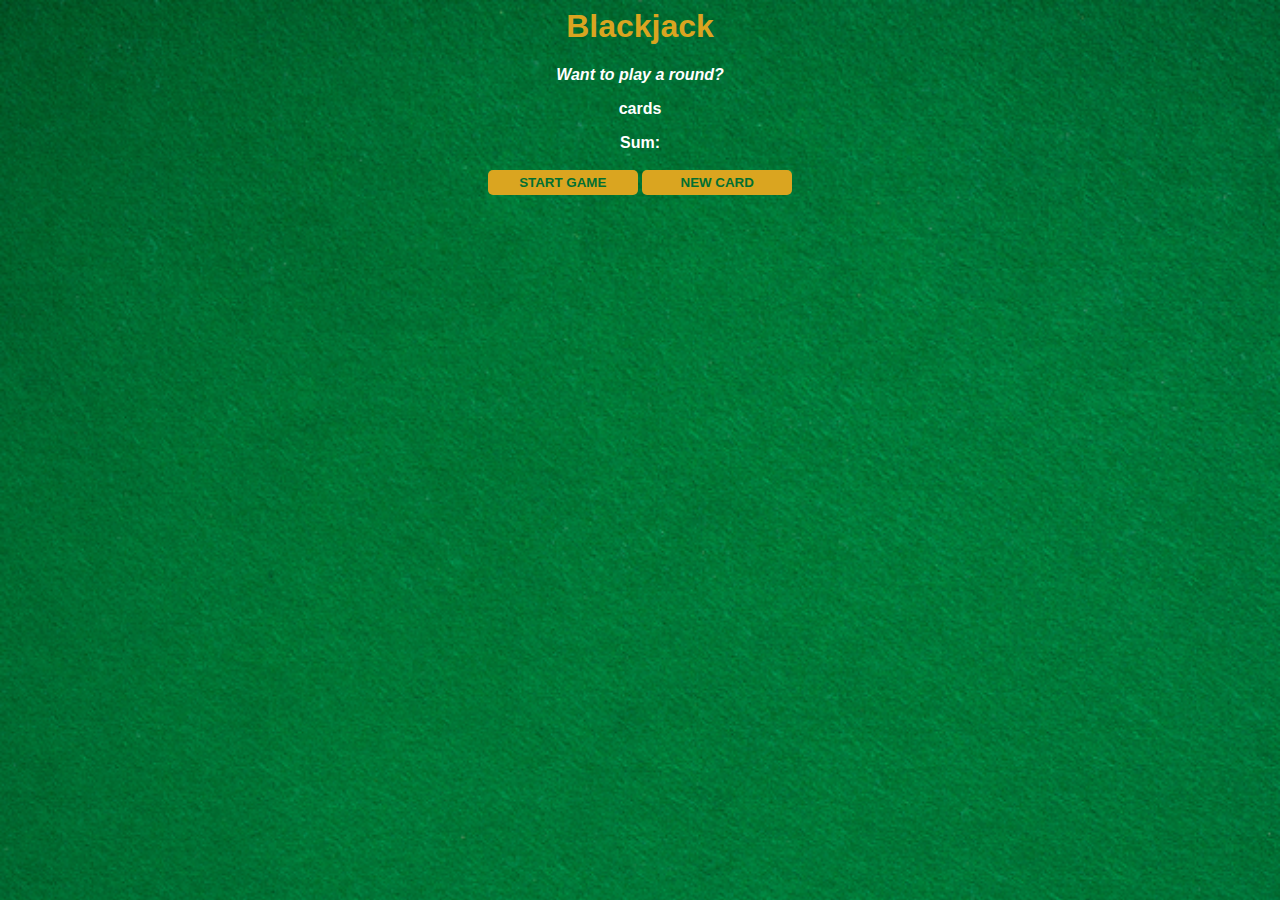
<file: blackjack/index.html>
<html>
    <head>
        <link rel="stylesheet" href="index.css">
    </head>
    <body>
        <h1>Blackjack</h1>
        <p id="message-el">Want to play a round?</p>
        <p id="cards-el">cards</p>
        <p id="sum-el">Sum:</p>
        <button onclick="startGame()">START GAME</button>
        <button id="newcard-el" onclick="newCard()">NEW CARD</button>
        <script src="index.js"></script>
    </body>
</html>
</file>
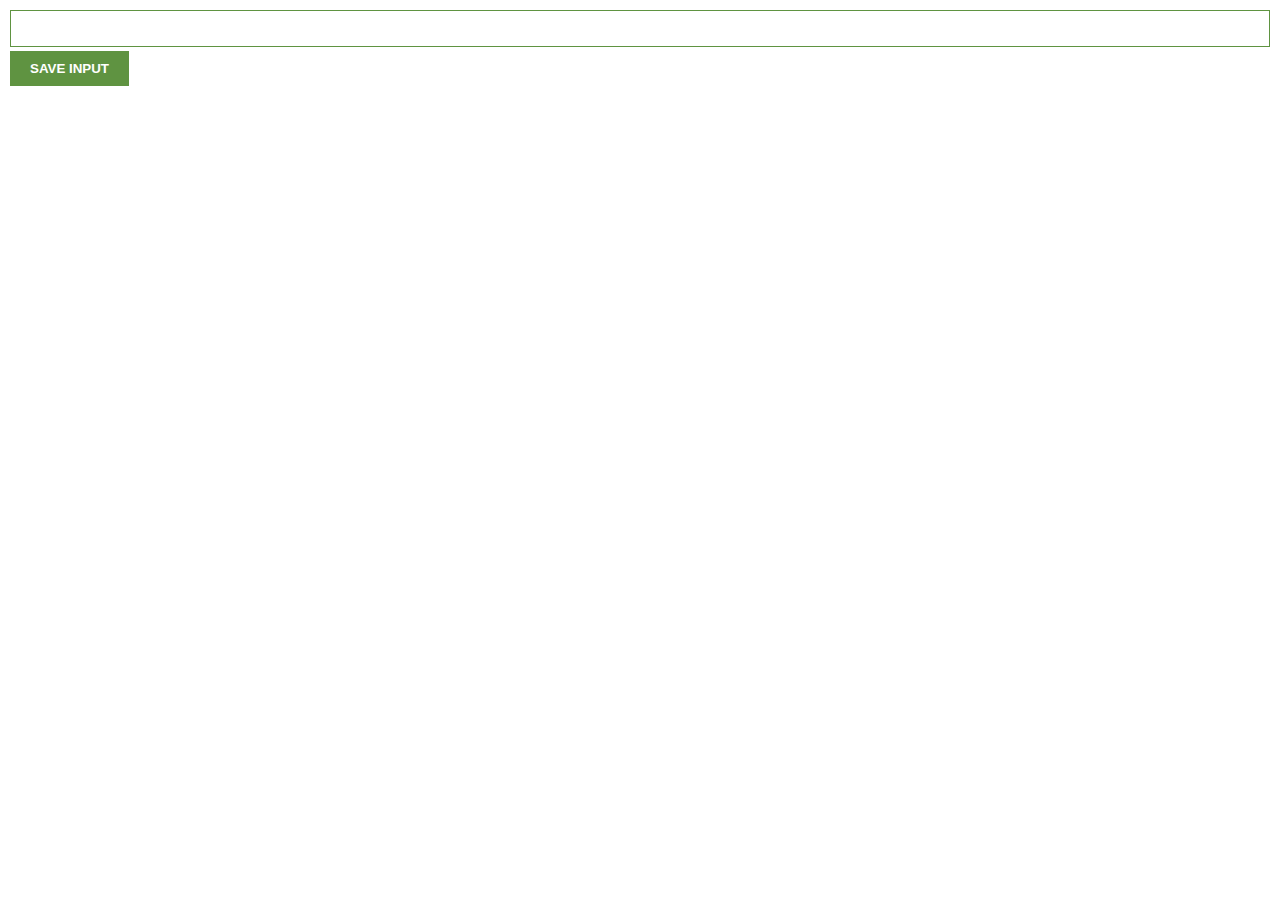
<file: chrome_extension/index.html>
<html>
    <head>
        <link rel="stylesheet" href="index.css">
    </head>
    <body>
        <input type="text" id="input-el">
        <button id="input-btn">SAVE INPUT</button>
        <script src="index.js"></script>
    </body>
</html>
</file>
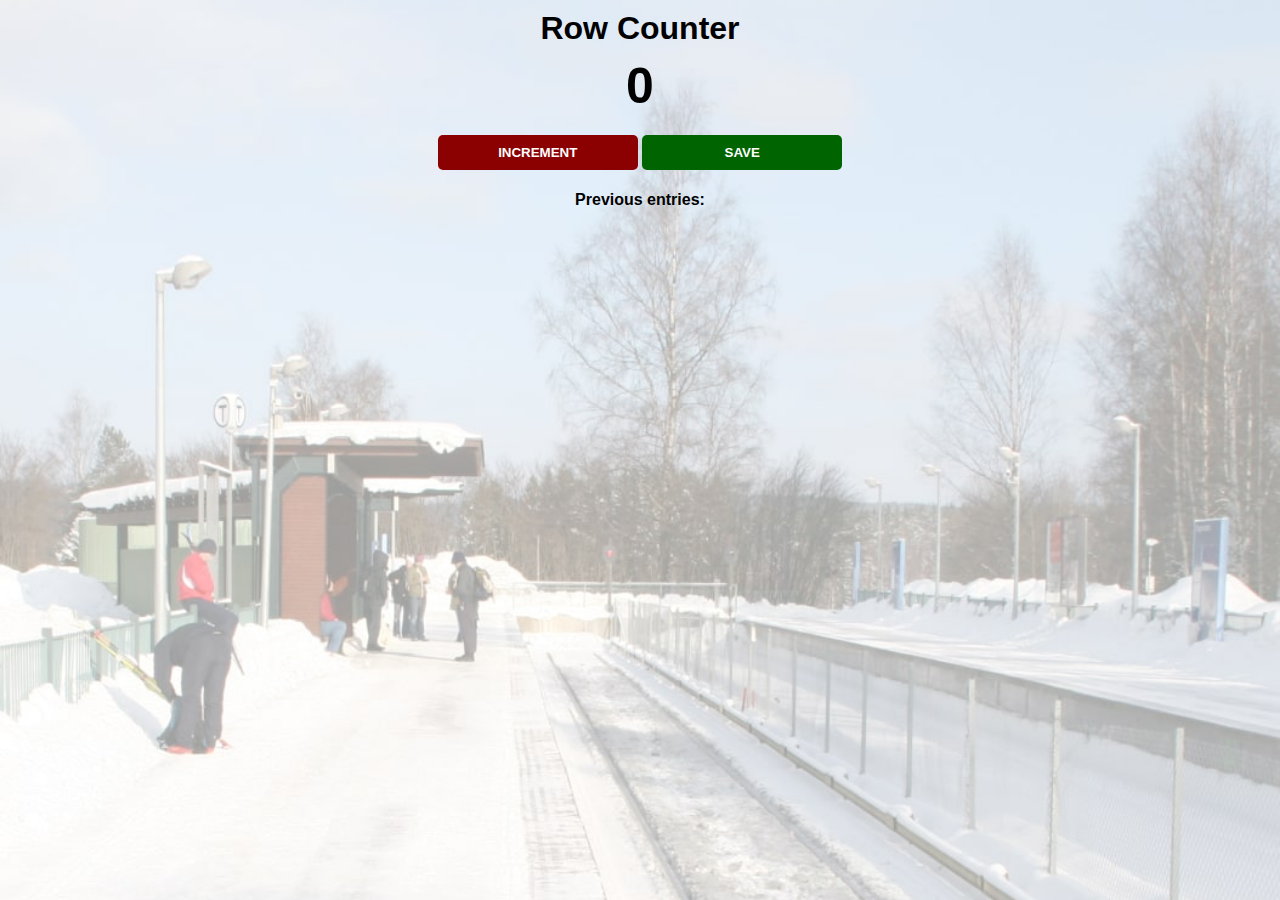
<file: counter_app/index.html>
<html>
    <head>
        <link rel="stylesheet" href="index.css">
    </head>
    <body>
        <div class="container">
            <h1>Row Counter</h1>
            <h2 id="count-el">0</h2>
            <button id="increment-btn" onclick="increment()">INCREMENT</button>
            <button id="save-btn" onclick="save()">SAVE</button>
            <p id="save-el">Previous entries: </p>
        </div>
        <script src="index.js"></script>
    </body>
</html>
</file>
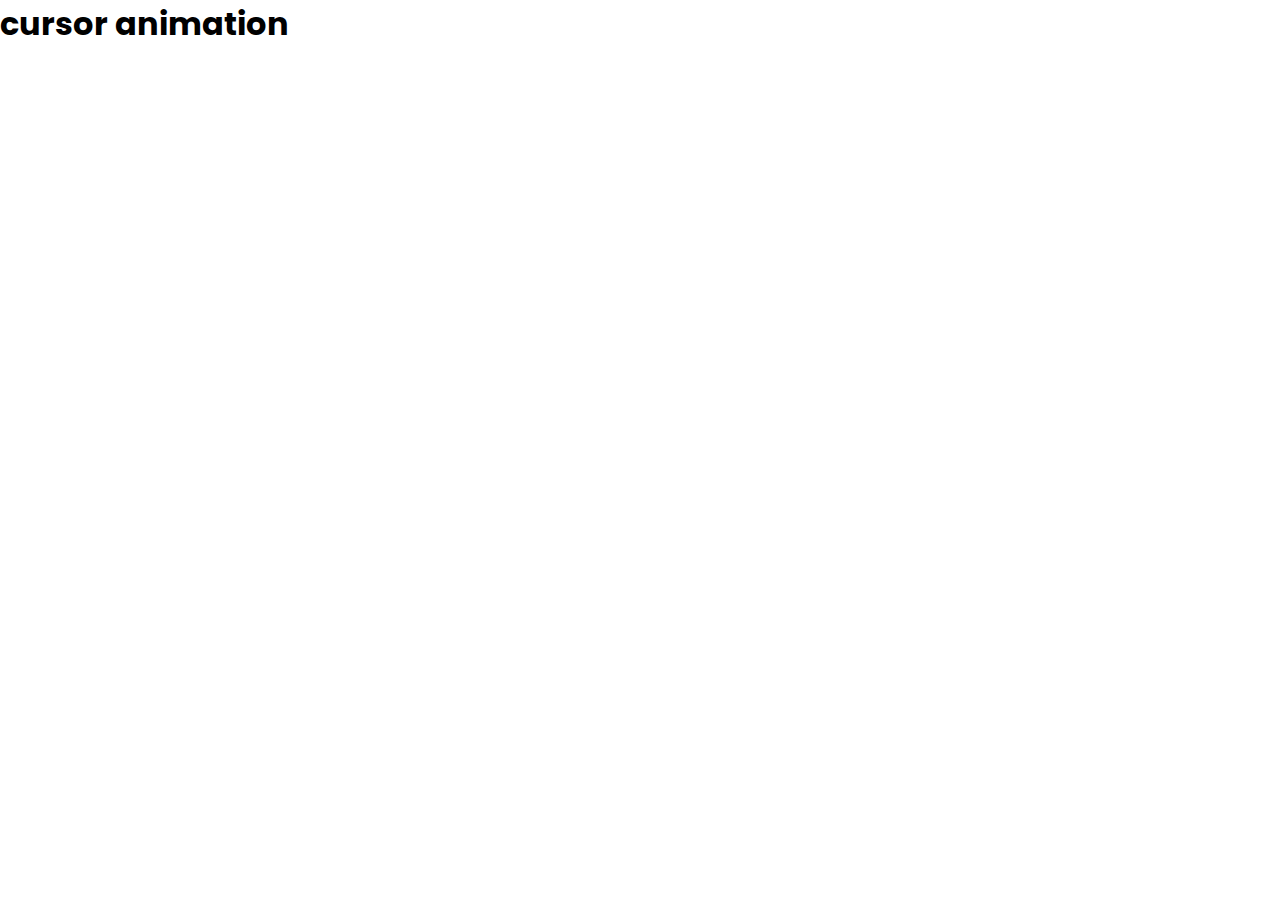
<file: Cursor Animation/index.html>
<!DOCTYPE html>
<html lang="en">
<head>
    <meta charset="UTF-8">
    <title>Document</title>
    <link rel="stylesheet" href="style.css"
</head>
<body>
    <div class="cursor"></div>
    <section class="main">
        <h1> cursor animation </h1>
    </section>
</body>
</html>
</file>
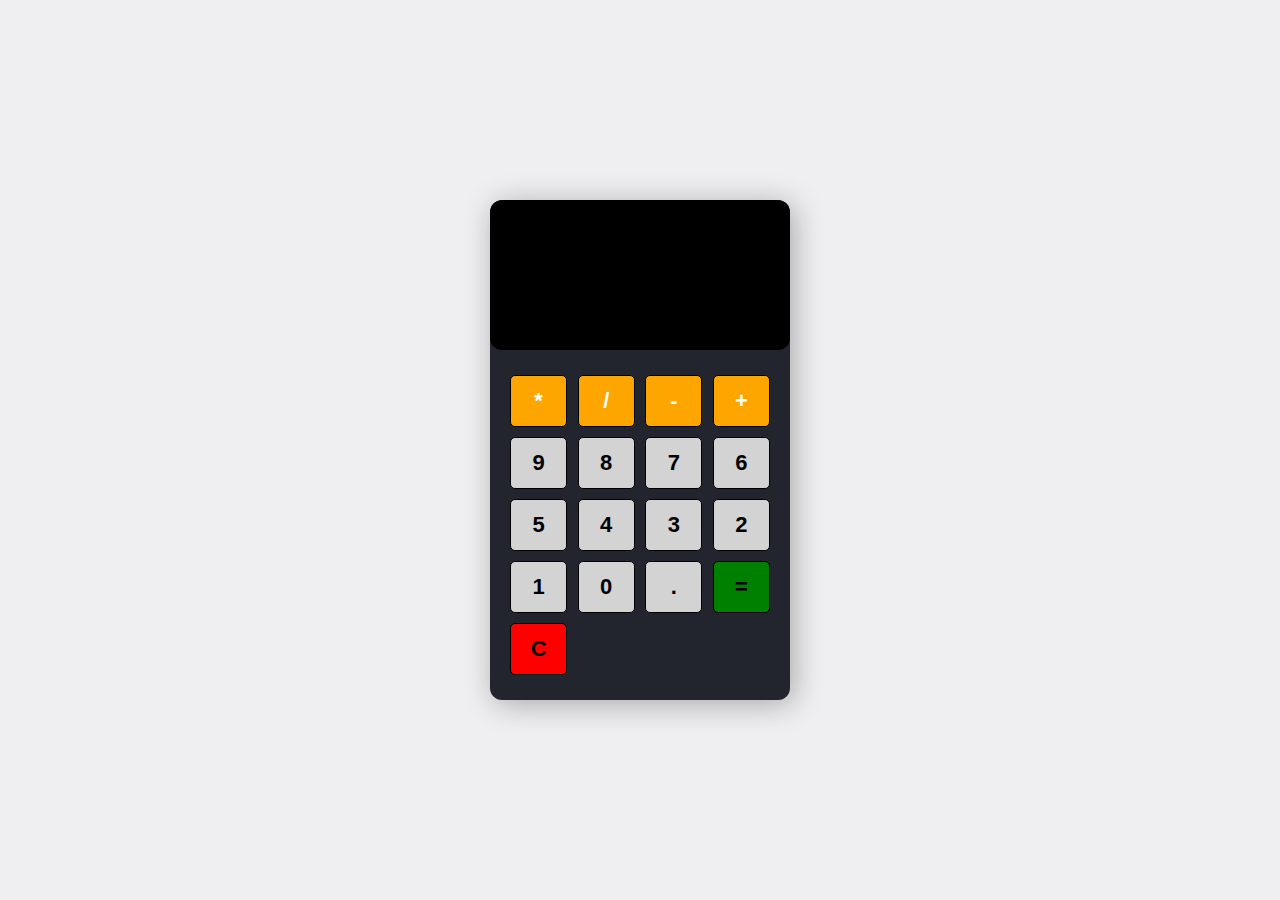
<file: js_calculator/index.html>
<!DOCTYPE html>
<html lang="en">

<head>
  <title>Rem's JavaScript Calculater</title>
  <meta charset="UTF-8">
  <meta http-equiv="X-UA-Compatible" content="IE=edge">
  <meta name="viewport" content="width=device-width,initial-scale=1">
  <link rel="stylesheet" href="style.css">
</head>

<body>
    <section class="calculator">
        <form>
            <input type="text" class="screen">
        </form>

        <div class="buttons">
            <button type="button" class="btn btn-yellow" data-num="*">*</button>
            <button type="button" class="btn btn-yellow" data-num="/">/</button>
            <button type="button" class="btn btn-yellow" data-num="-">-</button>
            <button type="button" class="btn btn-yellow" data-num="+">+</button>

            <button type="button" class="btn btn-grey" data-num="9">9</button>
            <button type="button" class="btn btn-grey" data-num="8">8</button>
            <button type="button" class="btn btn-grey" data-num="7">7</button>
            <button type="button" class="btn btn-grey" data-num="6">6</button>
            <button type="button" class="btn btn-grey" data-num="5">5</button>
            <button type="button" class="btn btn-grey" data-num="4">4</button>
            <button type="button" class="btn btn-grey" data-num="3">3</button>
            <button type="button" class="btn btn-grey" data-num="2">2</button>
            <button type="button" class="btn btn-grey" data-num="1">1</button>
            <button type="button" class="btn btn-grey" data-num="0">0</button>
            <button type="button" class="btn btn-grey" data-num=".">.</button>

            <button type="button" class="btn btn-equal">=</button>
            <button type="button" class="btn btn-clear">C</button>
        </div>
    </section>

    <script source="app.js"></script>
</body>

</html>
</file>
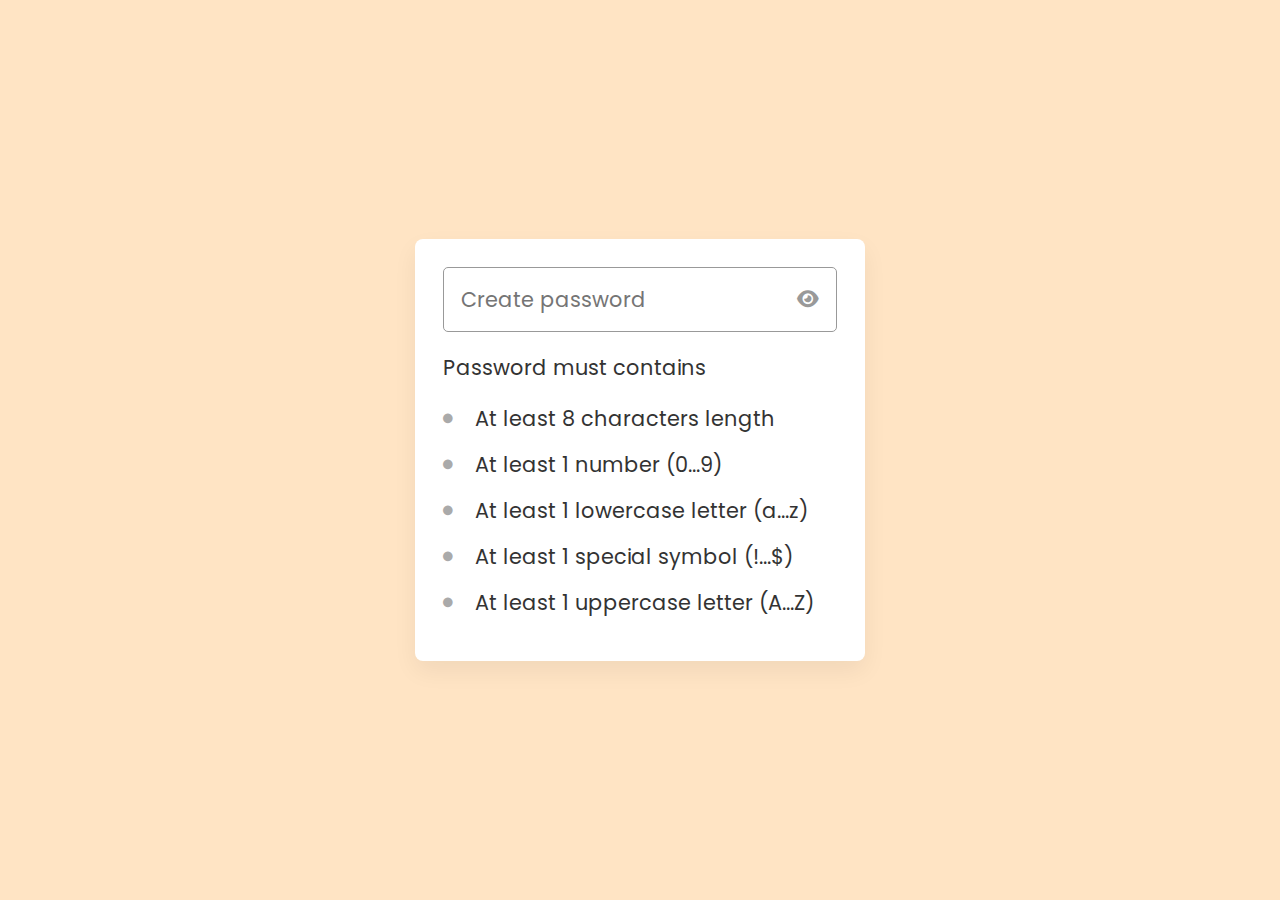
<file: password_validation/index.html>
<html lang="en" dir="ltr">
  <head>
    <meta charset="utf-8">
    <title>Password Validation Check | CodingNepal</title>
    <link rel="stylesheet" href="style.css">
    <meta name="viewport" content="width=device-width, initial-scale=1.0">
    <!-- Fontawesome Link for Icons -->
    <link rel="stylesheet" href="https://cdnjs.cloudflare.com/ajax/libs/font-awesome/6.3.0/css/all.min.css">
    <script src="script.js" defer></script>
  </head>
  <body>
    <div class="wrapper">
      <div class="pass-field">
        <input type="password" placeholder="Create password">
        <i class="fa-solid fa-eye"></i>
      </div>
      <div class="content">
        <p>Password must contains</p>
        <ul class="requirement-list">
          <li>
            <i class="fa-solid fa-circle"></i>
            <span>At least 8 characters length</span>
          </li>
          <li>
            <i class="fa-solid fa-circle"></i>
            <span>At least 1 number (0...9)</span>
          </li>
          <li>
            <i class="fa-solid fa-circle"></i>
            <span>At least 1 lowercase letter (a...z)</span>
          </li>
          <li>
            <i class="fa-solid fa-circle"></i>
            <span>At least 1 special symbol (!...$)</span>
          </li>
          <li>
            <i class="fa-solid fa-circle"></i>
            <span>At least 1 uppercase letter (A...Z)</span>
          </li>
        </ul>
      </div>
    </div>
  </body>
</html>
</file>
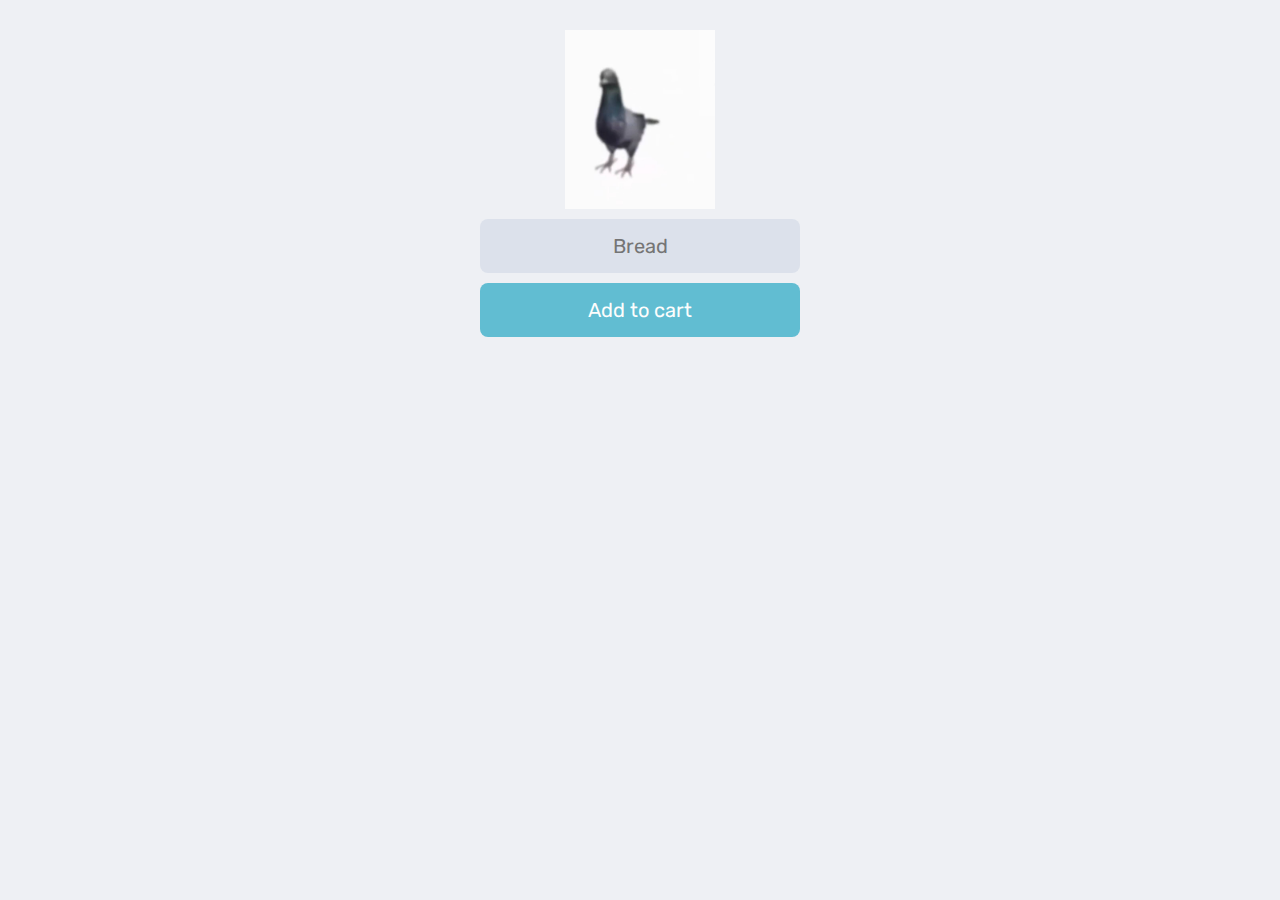
<file: shopping_cart/index.html>
<!doctype html>
<html>
    <head>
        <title>Add to Cart</title>
        <link rel="preconnect" href="https://fonts.googleapis.com">
        <link rel="preconnect" href="https://fonts.gstatic.com" crossorigin>
        <link href="https://fonts.googleapis.com/css2?family=Rubik:wght@300&display=swap" rel="stylesheet">
        <link rel="stylesheet" href="index.css">
    </head>
    <body>
        <div class="container">
            <img src="assets/cat.png">
            <input type="text" id="input-field" placeholder="Bread">
            <button id="add-button">Add to cart</button>
        </div>
        <script src="index.js"></script>
    </body>
</html>
</file>
<file: blackjack/index.css>
body {
    font-family: 'Trebuchet MS', 'Lucida Sans Unicode', 'Lucida Grande', Arial, sans-serif;
    background-image: url("images/table.png");
    background-size: cover;
    font-weight: bold;
    color: white;
    text-align: center;
}

h1 {
    color: goldenrod;
}

#message-el {
    font-style: italic;
}

button {
    color: #016f32;
    width: 150px;
    background: goldenrod;
    border-radius: 5px;
    padding-top: 5px;
    padding-bottom: 5px;
    font-weight: bold;
    border: none;
    margin-bottom: 2px;
    margin-top: 2px;
}
</file>
<file: chrome_extension/index.css>
body {
    margin: 0;
    padding: 10px;
    font-family: Arial, Helvetica, sans-serif;
}


input {
    width: 100%;
    padding: 10px;
    box-sizing: border-box;
    border: 1px solid #5f9341;
    margin-bottom: 4px;
}

button {
    background: #5f9341;
    color: white;
    padding: 10px 20px;
    border: none;
    font-weight: bold;
}
</file>
<file: counter_app/index.css>
body {
    background-image: url("station.jpg");
    background-size: cover;
    font-family: -apple-system, BlinkMacSystemFont, 'Segoe UI', Roboto, Oxygen, Ubuntu, Cantarell, 'Open Sans', 'Helvetica Neue', sans-serif;
    font-weight: bold;
    text-align: center;
}

h1 {
    margin-top: 10px;
    margin-bottom: 10px;
}

h2 {
    font-size: 50px;
    margin-top: 0;
    margin-bottom: 20px;
}

button {
    border: none;
    padding-top: 10px;
    padding-bottom: 10px;
    color: white;
    font-weight: bold;
    width: 200px;
    margin-bottom: 5px;
    border-radius: 5px;
}

#increment-btn {
    background: darkred;
}

#save-btn {
    background: darkgreen;
}
</file>
<file: Cursor Animation/style.css>
@import url('https://fonts.googleapis.com/css?family=Poppins:wght@100;200;300;400;500;600;700&display=swap');
*{
    margin: 0;
    padding: 0;
    box-sizing: border-box;
    font-family: "Poppins", sans-serif;
}
</file>
<file: js_calculator/style.css>
* {
    margin: 0;
    padding: 0;
    box-sizing: border-box;
}

body {
    min-height: 100vh;
    background: #efeff2;
    display: flex;
    justify-content: center;
    align-items: center;
}

.calculator{
    width: 300px;
    height: 500px;
    box-shadow: 4px 4px 30px rgba(0, 0, 0, 0.3);
    border-radius: 12px;
    background: #22252D;
    overflow: hidden;
}

form input{
    width: 100%;
    height: 150px;
    border: none;
    border-radius: 12px;
    font-size: 2rem;
    padding: 1rem;
    color: white;
    background: black;
    text-align: right;
    pointer-events: none;
}

.buttons{
    display: flex;
    flex-wrap: wrap;
    justify-content: space-between;
    padding: 20px;
}

button{
    flex: 0 0 22%;
    margin: 5px 0;
    border: 1px solid black;
    width: 60px;
    height: 52px;
    font-size: 22px;
    font-weight: 600;
    border-radius: 5px;
    cursor: pointer;
}

.btn-yellow{
    background: orange;
    color: white;
}

.btn-grey{
    background: lightgray;
}

.btn-equal{
    background: green;
}

.btn-clear{
    background: red;
}
</file>
<file: password_validation/style.css>
/* Import Google font - Poppins */
@import url('https://fonts.googleapis.com/css2?family=Poppins:wght@400;500;600&display=swap');
* {
  margin: 0;
  padding: 0;
  box-sizing: border-box;
  font-family: "Poppins", sans-serif;
}
body {
  display: flex;
  align-items: center;
  justify-content: center;
  min-height: 100vh;
  background: #ffe4c4;
}
.wrapper {
  width: 450px;
  overflow: hidden;
  padding: 28px;
  border-radius: 8px;
  background: #fff;
  box-shadow: 0 10px 25px rgba(0,0,0,0.06);
}
.wrapper .pass-field {
  height: 65px;
  width: 100%;
  position: relative;
}
.pass-field input {
  width: 100%;
  height: 100%;
  outline: none;
  padding: 0 17px;
  font-size: 1.3rem;
  border-radius: 5px;
  border: 1px solid #999;
}
.pass-field input:focus {
  padding: 0 16px;
  border: 2px solid #4285F4;
}
.pass-field i {
  right: 18px;
  top: 50%;
  font-size: 1.2rem;
  color: #999;
  cursor: pointer;
  position: absolute;
  transform: translateY(-50%);
}
.wrapper .content {
  margin: 20px 0 10px;
}
.content p {
  color: #333;
  font-size: 1.3rem;
}
.content .requirement-list {
  margin-top: 20px;
}
.requirement-list li {
  font-size: 1.3rem;
  list-style: none;
  display: flex;
  align-items: center;
  margin-bottom: 15px;
}
.requirement-list li i {
  width: 20px;
  color: #aaa;
  font-size: 0.6rem;
}
.requirement-list li.valid i {
  font-size: 1.2rem;
  color: #4285F4;
}
.requirement-list li span {
  margin-left: 12px;
  color: #333;
}
.requirement-list li.valid span {
  color: #999;
}

@media screen and (max-width: 500px) {
  body, .wrapper {
    padding: 15px;
  }
  .wrapper .pass-field {
    height: 55px;
  }
  .pass-field input, .content p  {
    font-size: 1.15rem;
  }
  .pass-field i, .requirement-list li {
    font-size: 1.1rem;
  }
  .requirement-list li span {
    margin-left: 7px;
  }
}
</file>
<file: shopping_cart/index.css>
html, body {
    margin: 0;
    padding: 0;
    font-family: 'Rubik', sans-serif;
    background-color: #EEF0F4;
}

.container {
    display: flex;
    flex-direction: column;
    max-width: 320px;
    margin: 30px auto;
}

img {
    width: 150px;
    margin: 0 auto;
}

input {
    color: #432000;
    background-color: #DCE1EB;
    border: 0;
    padding: 15px;
    border-radius: 8px;
    font-size: 20px;
    text-align: center;
    font-family: 'Rubik', sans-serif;
    margin: 10px 0;
}

button {
    color: #FDFDFD;
    background-color: #61bdd2;
    border: 0;
    padding: 15px;
    border-radius: 8px;
    font-size: 20px;
    text-align: center;
    font-family: 'Rubik', sans-serif;
}

ul {
    list-style-type: none;
    padding: 0;
    display: flex;
    flex-wrap: wrap;
    gap: 10px;
}

ul li {
    font-size: 20px;
    background-color: #FFFDF8;
    padding: 15px;
    border-radius: 8px;
    flex-grow: 1;
    text-align: center;
    box-shadow: 0px 1px 4px rgba(0, 0, 0, 0.2)
}
</file>
